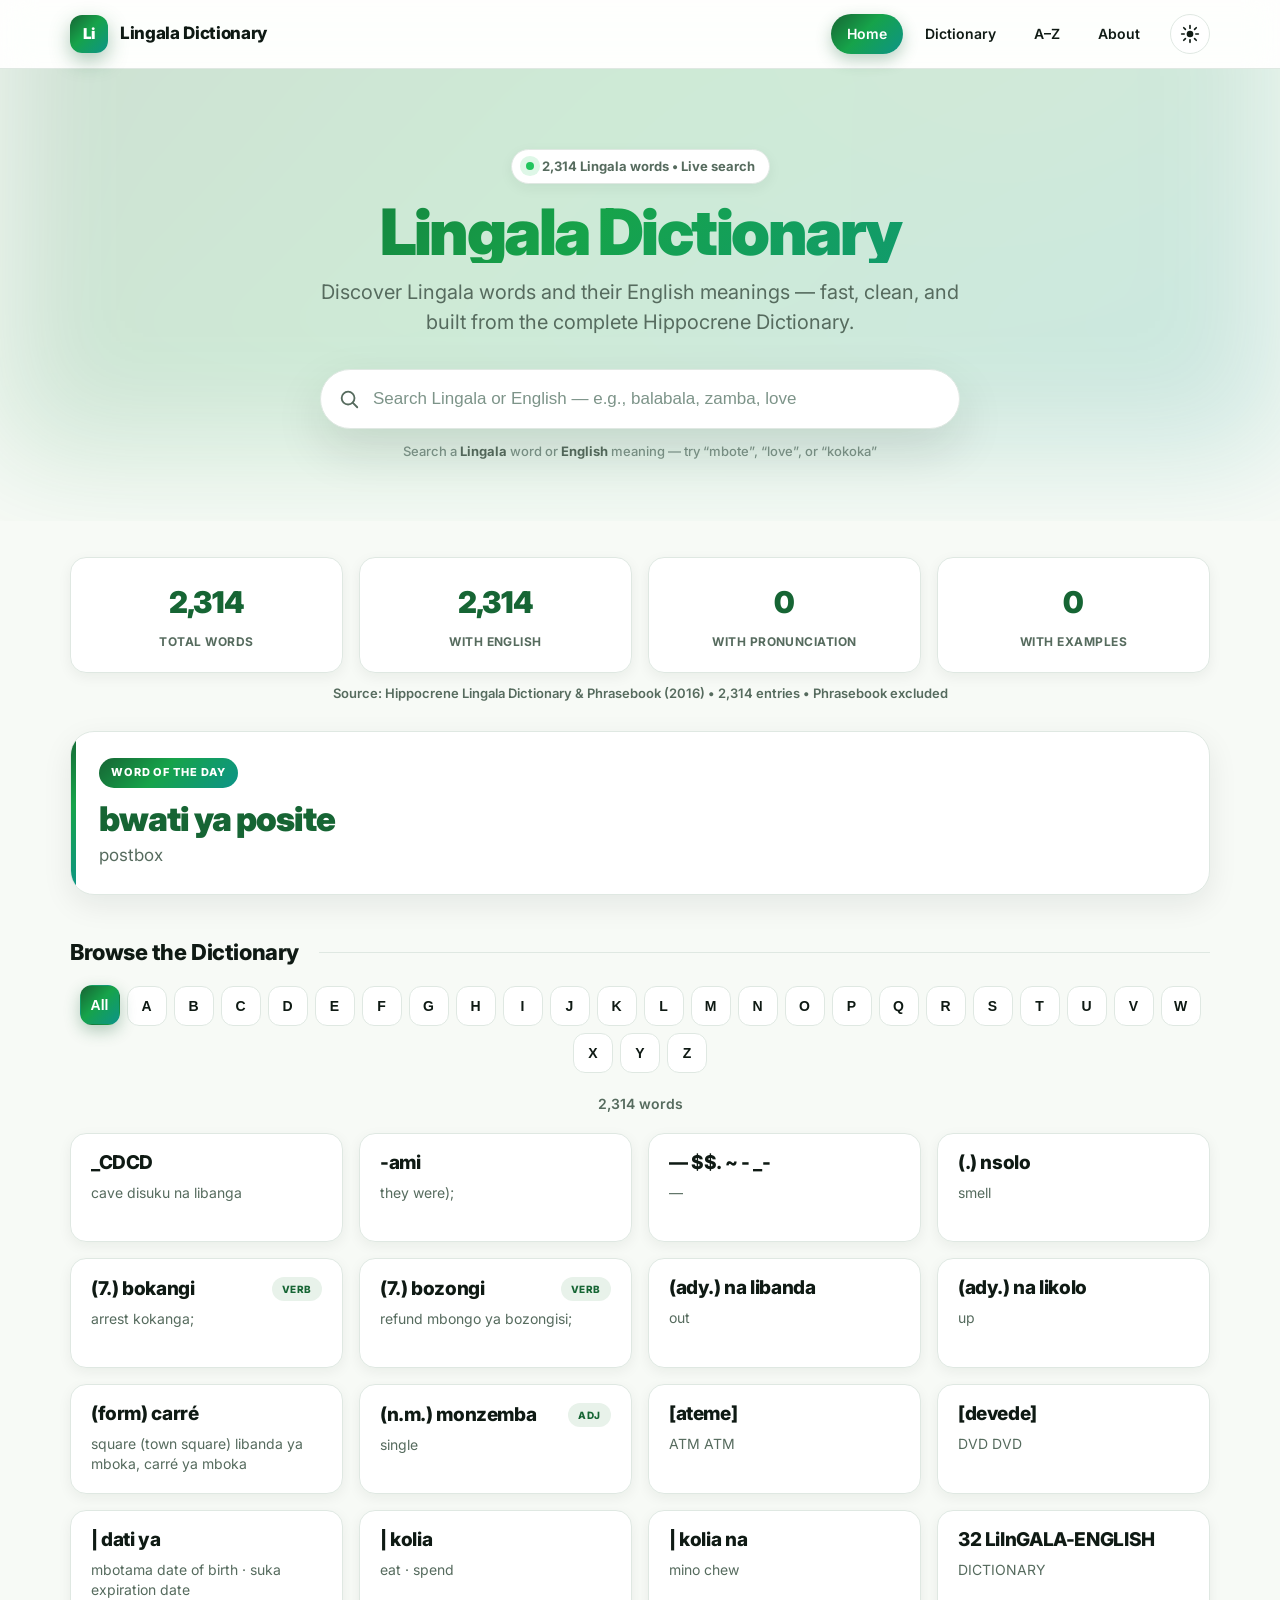
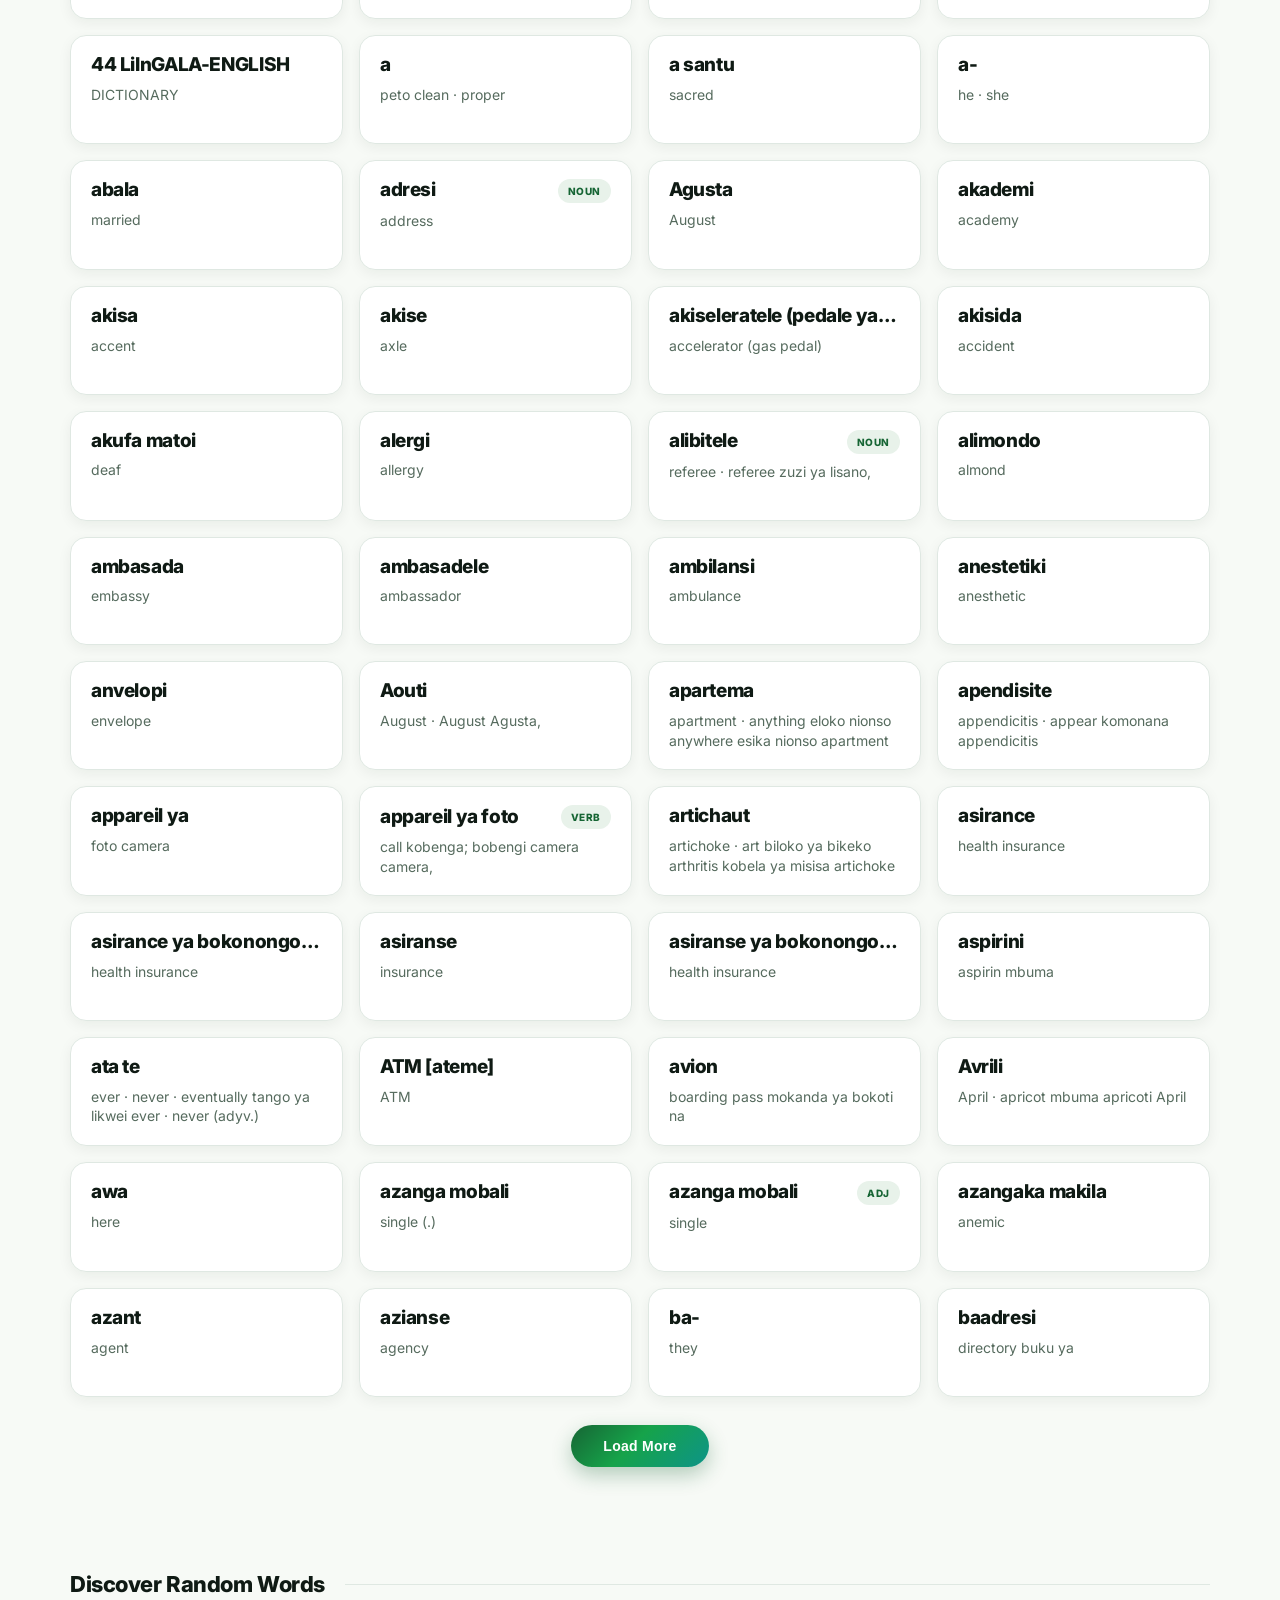
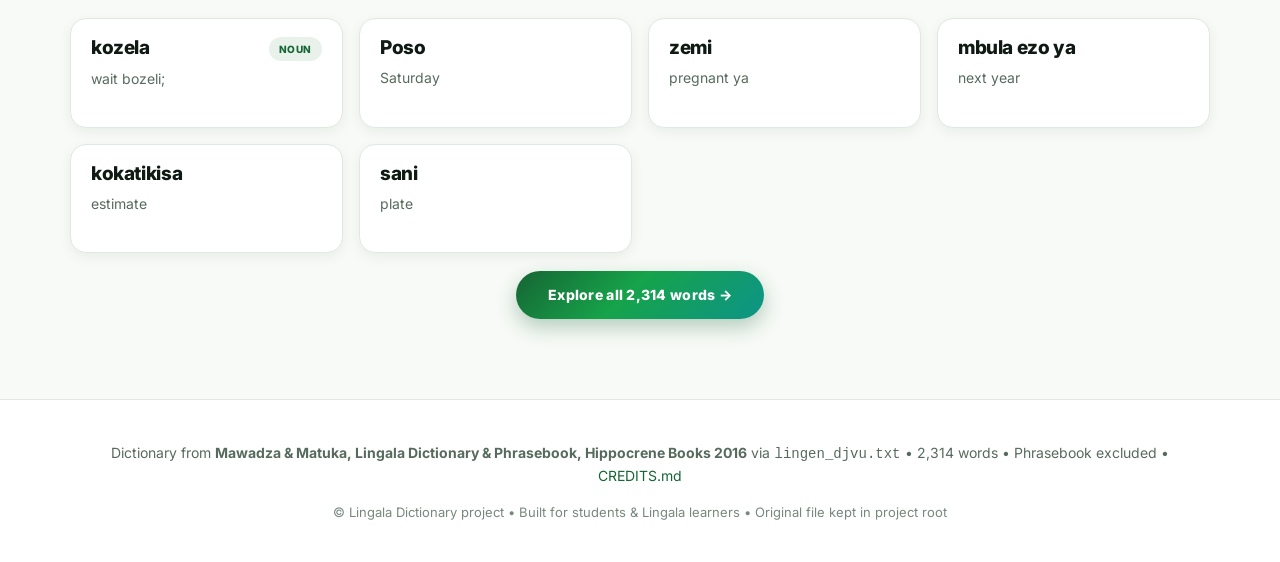
<file: index.html>
<!DOCTYPE html>
<html lang="en" data-theme="light">
<head>
  <meta charset="UTF-8" />
  <meta name="viewport" content="width=device-width, initial-scale=1.0" />
  <title>Lingala Dictionary — Discover Lingala Words & Meanings</title>
  <meta name="description" content="Premium Lingala–English dictionary with 2,314 words from Hippocrene Dictionary & Phrasebook. Fast search, A–Z browse, Word of the Day." />
  <script>
    // GitHub Pages base path handling: must be /lingala-dictionary/ on GH Pages, "" on localhost
    (function(){
      var isGhPages = location.hostname.endsWith('github.io') || location.pathname.indexOf('/lingala-dictionary') === 0;
      var base = isGhPages ? '/lingala-dictionary' : '';
      window.__BASE__ = base;
      if(base){
        var b = document.createElement('base');
        b.href = base + '/';
        document.head.appendChild(b);
      }
    })();
  </script>
  <link rel="icon" href="data:image/svg+xml,%3Csvg xmlns='http://www.w3.org/2000/svg' viewBox='0 0 100 100'%3E%3Ctext y='.9em' font-size='90'%3E%F0%9F%93%98%3C/text%3E%3C/svg%3E" />
  <link rel="preconnect" href="https://fonts.googleapis.com" />
  <link rel="preconnect" href="https://fonts.gstatic.com" crossorigin />
  <link href="https://fonts.googleapis.com/css2?family=Inter:wght@500;600;700;800;900&display=swap" rel="stylesheet" />
  <link rel="stylesheet" href="./css/styles.css?v=4" />
</head>
<body>
  <header class="navbar">
    <div class="nav-inner">
      <a class="brand" href="#/">
        <span class="brand-mark">Li</span>
        <span class="brand-name">Lingala Dictionary</span>
      </a>
      <button class="nav-toggle" id="navToggle" aria-label="Open menu">
        <svg viewBox="0 0 24 24" width="24" height="24"><path d="M3 6h18M3 12h18M3 18h18" stroke="currentColor" stroke-width="2" stroke-linecap="round"/></svg>
      </button>
      <nav class="nav-links" id="navLinks">
        <a href="#/">Home</a>
        <a href="#/dictionary">Dictionary</a>
        <a href="#/categories">A–Z</a>
        <a href="#/about">About</a>
        <button class="theme-toggle" id="themeToggle" aria-label="Toggle dark mode">
          <svg class="icon-sun" viewBox="0 0 24 24" width="20" height="20"><circle cx="12" cy="12" r="4" fill="currentColor"/><g stroke="currentColor" stroke-width="2" stroke-linecap="round"><line x1="12" y1="2" x2="12" y2="5"/><line x1="12" y1="19" x2="12" y2="22"/><line x1="2" y1="12" x2="5" y2="12"/><line x1="19" y1="12" x2="22" y2="12"/><line x1="4.5" y1="4.5" x2="6.5" y2="6.5"/><line x1="17.5" y1="17.5" x2="19.5" y2="19.5"/><line x1="4.5" y1="19.5" x2="6.5" y2="17.5"/><line x1="17.5" y1="6.5" x2="19.5" y2="4.5"/></g></svg>
          <svg class="icon-moon" viewBox="0 0 24 24" width="20" height="20"><path d="M21 12.8A9 9 0 1 1 11.2 3a7 7 0 0 0 9.8 9.8z" fill="currentColor"/></svg>
        </button>
      </nav>
    </div>
  </header>
  <main id="app"></main>
  <footer class="footer">
    <div class="container footer-inner">
      <p>Dictionary from <strong>Mawadza & Matuka, Lingala Dictionary & Phrasebook, Hippocrene Books 2016</strong> via <code>lingen_djvu.txt</code> • 2,314 words • Phrasebook excluded • <a href="./CREDITS.md" target="_blank">CREDITS.md</a></p>
      <p class="footer-sub">© Lingala Dictionary project • Built for students & Lingala learners • Original file kept in project root</p>
    </div>
  </footer>
  <script src="./js/data.js?v=2"></script>
  <script src="./js/app.js?v=2"></script>
</body>
</html>
</file>
<file: css/styles.css>
/* =========================================================
   Lingala Dictionary — Congo Basin Theme
   Forest greens, river teals, and savanna gold,
   inspired by the Congo Basin. Fully responsive.
   ========================================================= */
:root{
  --primary:#166534;
  --primary-2:#16a34a;
  --primary-3:#0d9488;
  --accent:#d97706;
  --accent-2:#f59e0b;
  --grad:linear-gradient(135deg,#166534 0%,#16a34a 45%,#0d9488 100%);
  --grad-accent:linear-gradient(135deg,#d97706 0%,#f59e0b 100%);
  --bg:#f7faf6;
  --surface:#ffffff;
  --surface-2:#f0f6f1;
  --surface-3:#e8f2ea;
  --text:#0f1a14;
  --muted:#566b5e;
  --muted-2:#7d9489;
  --border:#dfe8e2;
  --border-2:#c3d3c9;
  --shadow:0 10px 30px rgba(15,26,20,.08);
  --shadow-lg:0 20px 50px rgba(15,26,20,.12);
  --shadow-sm:0 4px 14px rgba(15,26,20,.06);
  --chip-bg:#e8f2ea;
  --chip-text:#166534;
  --nav-bg:rgba(255,255,255,.82);
  --radius:16px;
  --radius-lg:20px;
  --radius-xl:24px;
}
html[data-theme="dark"]{
  --bg:#07110d;
  --surface:#0f1d16;
  --surface-2:#14261c;
  --surface-3:#1c3327;
  --text:#e7f2ea;
  --muted:#8fa89b;
  --muted-2:#5f786b;
  --border:#1c3327;
  --border-2:#2c4a3a;
  --shadow:0 14px 36px rgba(0,0,0,.45);
  --shadow-lg:0 24px 60px rgba(0,0,0,.55);
  --shadow-sm:0 6px 18px rgba(0,0,0,.35);
  --chip-bg:rgba(22,163,74,.15);
  --chip-text:#a7f3d0;
  --nav-bg:rgba(7,17,13,.78);
}
*{box-sizing:border-box}
html,body{margin:0;padding:0}
html{scroll-behavior:smooth}
body{
  font-family:"Inter",-apple-system,BlinkMacSystemFont,"Segoe UI",Roboto,Helvetica,Arial,sans-serif;
  background:var(--bg);
  color:var(--text);
  min-height:100vh;
  line-height:1.6;
  -webkit-font-smoothing:antialiased;
  transition:background-color .3s ease,color .3s ease;
  overflow-x:hidden;
}
a{color:var(--primary);text-decoration:none}
a:hover{text-decoration:underline}
.container{width:min(1140px,92vw);margin:0 auto}
.muted{color:var(--muted)}
.hl{background:#fef9c3;color:#854d0e;padding:1px 4px;border-radius:6px;font-weight:700}
html[data-theme="dark"] .hl{background:rgba(251,191,36,.25);color:#fde68a}

/* NAVBAR */
.navbar{
  position:sticky;top:0;z-index:50;
  backdrop-filter:blur(16px) saturate(180%);
  -webkit-backdrop-filter:blur(16px) saturate(180%);
  background:var(--nav-bg);
  border-bottom:1px solid var(--border);
}
.nav-inner{
  width:min(1140px,92vw);margin:0 auto;height:68px;
  display:flex;align-items:center;justify-content:space-between;gap:16px;
}
.brand{display:flex;align-items:center;gap:12px;color:var(--text);font-weight:800;letter-spacing:-.02em}
.brand:hover{text-decoration:none}
.brand-mark{
  width:38px;height:38px;border-radius:12px;background:var(--grad);
  color:#fff;font-weight:900;font-size:15px;display:grid;place-items:center;
  box-shadow:0 8px 20px rgba(22,101,52,.35);flex-shrink:0;
}
.brand-name{font-size:17px;letter-spacing:-.02em}
.nav-links{display:flex;align-items:center;gap:6px}
.nav-links a{
  color:var(--text);padding:9px 16px;border-radius:999px;
  font-weight:600;font-size:14px;transition:all .2s ease;white-space:nowrap;
}
.nav-links a:hover{background:var(--surface-3);text-decoration:none;transform:translateY(-1px)}
.nav-links a.active{background:var(--grad);color:#fff;box-shadow:0 6px 16px rgba(22,101,52,.3)}
.theme-toggle{
  margin-left:8px;width:40px;height:40px;border:1px solid var(--border);
  border-radius:999px;background:var(--surface);color:var(--text);cursor:pointer;
  display:grid;place-items:center;transition:all .2s ease;flex-shrink:0;
}
.theme-toggle:hover{transform:translateY(-1px) rotate(12deg);border-color:var(--border-2)}
.icon-moon{display:none}
html[data-theme="dark"] .icon-sun{display:none}
html[data-theme="dark"] .icon-moon{display:block}
.nav-toggle{display:none;background:none;border:none;color:var(--text);cursor:pointer;padding:8px;border-radius:10px}
.nav-toggle:hover{background:var(--surface-3)}

/* HERO */
.hero{position:relative;overflow:hidden;padding:80px 0 60px;text-align:center}
.hero-glow{
  position:absolute;inset:-30% 0 auto 0;height:520px;
  background:radial-gradient(600px 400px at 30% 0%, rgba(22,163,74,.16), transparent 60%), radial-gradient(600px 400px at 80% 20%, rgba(217,119,6,.13), transparent 60%), var(--grad);
  filter:blur(60px);opacity:.18;z-index:0;
}
html[data-theme="dark"] .hero-glow{opacity:.28;filter:blur(80px)}
.hero-inner{position:relative;z-index:1}
.hero-badge{
  display:inline-flex;align-items:center;gap:8px;
  background:var(--surface);border:1px solid var(--border);box-shadow:var(--shadow-sm);
  padding:6px 14px;border-radius:999px;font-size:13px;font-weight:700;color:var(--muted);margin-bottom:18px;
}
.hero-badge span{width:8px;height:8px;background:#22c55e;border-radius:50%;box-shadow:0 0 0 6px rgba(34,197,94,.15);animation:pulse 2s infinite}
@keyframes pulse{0%,100%{box-shadow:0 0 0 6px rgba(34,197,94,.15)}50%{box-shadow:0 0 0 10px rgba(34,197,94,0)}}
.hero-title{
  font-size:clamp(38px,7vw,64px);font-weight:900;letter-spacing:-.04em;
  margin:0 0 14px;line-height:.95;
  background:var(--grad);-webkit-background-clip:text;background-clip:text;-webkit-text-fill-color:transparent;
}
.hero-sub{font-size:clamp(16px,2.4vw,20px);color:var(--muted);margin:0 auto 32px;max-width:640px;line-height:1.5}
.hero-search{position:relative;width:min(640px,92vw);margin:0 auto}
.hero-search .search-ic{position:absolute;left:18px;top:50%;transform:translateY(-50%);color:var(--muted);pointer-events:none}
.hero-search .search-input{padding-left:52px;height:60px;font-size:17px;border-radius:999px;box-shadow:var(--shadow-lg);border-width:1.5px}
.hero-hint{margin-top:12px;font-size:13px;color:var(--muted-2);font-weight:500}
.hero-hint strong{color:var(--muted);font-weight:700}

/* SEARCH */
.search-wrap{position:relative;width:min(640px,100%);margin:0 auto 18px}
.search-wrap .search-ic{position:absolute;left:16px;top:50%;transform:translateY(-50%);color:var(--muted);pointer-events:none}
.search-input{
  width:100%;height:52px;padding:0 18px 0 46px;border-radius:999px;
  border:1.5px solid var(--border);background:var(--surface);color:var(--text);
  font-size:15px;font-weight:500;box-shadow:var(--shadow-sm);outline:none;
  transition:all .2s ease;
}
.search-input::placeholder{color:var(--muted-2)}
.search-input:focus{border-color:var(--primary-2);box-shadow:0 0 0 4px rgba(22,163,74,.15), var(--shadow-sm)}

/* STATS */
.stats{display:grid;grid-template-columns:repeat(4,1fr);gap:16px;margin:36px auto 8px}
.stat-card{
  background:var(--surface);border:1px solid var(--border);border-radius:var(--radius);
  padding:20px 16px;text-align:center;box-shadow:var(--shadow-sm);transition:all .2s ease;position:relative;overflow:hidden;
}
.stat-card::before{content:"";position:absolute;top:0;left:0;right:0;height:3px;background:var(--grad);opacity:0;transition:opacity .2s}
.stat-card:hover{transform:translateY(-3px);box-shadow:var(--shadow);border-color:var(--border-2)}
.stat-card:hover::before{opacity:1}
.stat-num{font-size:clamp(22px,3vw,30px);font-weight:900;color:var(--primary);letter-spacing:-.03em}
.stat-label{font-size:12px;color:var(--muted);margin-top:6px;font-weight:700;letter-spacing:.04em;text-transform:uppercase}

/* WORD OF THE DAY */
.wotd{
  display:block;margin:28px auto 0;background:var(--surface);
  border:1px solid var(--border);border-radius:var(--radius-xl);padding:26px 28px;box-shadow:var(--shadow);
  transition:all .2s ease;position:relative;overflow:hidden;
}
.wotd::before{content:"";position:absolute;left:0;top:0;bottom:0;width:5px;background:var(--grad)}
.wotd:hover{transform:translateY(-4px);box-shadow:var(--shadow-lg);border-color:var(--border-2);text-decoration:none}
.wotd-tag{
  display:inline-flex;align-items:center;gap:6px;font-size:11px;font-weight:800;text-transform:uppercase;
  letter-spacing:.08em;color:#fff;background:var(--grad);
  padding:6px 12px;border-radius:999px;margin-bottom:14px;
}
.wotd-word{font-size:34px;font-weight:900;letter-spacing:-.03em;line-height:1}
.wotd-mean{color:var(--muted);font-size:17px;margin-top:8px;line-height:1.4}
.wotd-ipa{color:var(--muted-2);font-style:italic;margin-top:10px;font-size:14px}
.wotd-ex{margin-top:14px;font-size:14px;color:var(--text);background:var(--surface-2);border:1px solid var(--border);border-radius:12px;padding:12px 14px}

/* SECTION TITLES */
.section-title{font-size:22px;font-weight:800;margin:40px 0 16px;letter-spacing:-.02em;display:flex;align-items:center;gap:10px}
.section-title::after{content:"";height:1px;flex:1;background:var(--border);margin-left:10px}
.browse-section{padding-bottom:50px}

/* A-Z BAR */
.az-bar{display:flex;flex-wrap:wrap;gap:7px;margin:8px 0 20px;justify-content:center}
.az-btn{
  min-width:40px;height:40px;border:1.5px solid var(--border);background:var(--surface);
  color:var(--text);border-radius:12px;font-weight:700;font-size:14px;cursor:pointer;
  transition:all .18s ease;
}
.az-btn:hover{transform:translateY(-2px);border-color:var(--primary-2);color:var(--primary)}
.az-btn.active{background:var(--grad);color:#fff;border-color:transparent;box-shadow:0 6px 16px rgba(22,101,52,.3);transform:translateY(-1px)}
.result-count{color:var(--muted);font-size:14px;margin-bottom:18px;font-weight:600;text-align:center}

/* WORD GRID & CARDS */
.word-grid{display:grid;grid-template-columns:repeat(auto-fill,minmax(260px,1fr));gap:16px}
.word-card{
  display:block;background:var(--surface);border:1px solid var(--border);
  border-radius:var(--radius);padding:18px 20px;box-shadow:var(--shadow-sm);
  transition:all .2s ease;color:var(--text);position:relative;overflow:hidden;
}
.word-card::before{content:"";position:absolute;top:0;left:0;right:0;height:2px;background:var(--grad);opacity:0;transition:opacity .2s}
.word-card:hover{transform:translateY(-4px);box-shadow:var(--shadow);border-color:var(--border-2);text-decoration:none}
.word-card:hover::before{opacity:1}
.wc-top{display:flex;align-items:center;justify-content:space-between;gap:10px}
.wc-word{font-size:19px;font-weight:800;letter-spacing:-.02em;line-height:1.2;overflow:hidden;text-overflow:ellipsis;white-space:nowrap;flex:1}
.wc-mean{color:var(--muted);margin-top:8px;font-size:14px;line-height:1.4;display:-webkit-box;-webkit-line-clamp:2;-webkit-box-orient:vertical;overflow:hidden;min-height:40px}
.wc-foot{margin-top:10px;color:var(--muted-2);font-size:12px;font-style:italic;display:flex;align-items:center;gap:6px}
.spk{font-style:normal}
.badge{
  font-size:10px;font-weight:800;text-transform:uppercase;letter-spacing:.06em;
  padding:4px 10px;border-radius:999px;background:var(--chip-bg);color:var(--chip-text);
  white-space:nowrap;flex-shrink:0;
}
.badge.big{font-size:12px;padding:6px 12px}

/* LOAD MORE */
.load-more-wrap{text-align:center;margin:28px 0 10px}
.btn-load{
  border:none;cursor:pointer;padding:13px 32px;border-radius:999px;
  font-size:14px;font-weight:800;letter-spacing:.02em;color:#fff;background:var(--grad);
  box-shadow:0 8px 20px rgba(22,101,52,.3);transition:all .2s ease;
}
.btn-load:hover{transform:translateY(-2px);box-shadow:0 12px 28px rgba(22,101,52,.38)}
.btn-load:active{transform:translateY(0)}
.empty{color:var(--muted);text-align:center;padding:50px 20px;background:var(--surface);border:1px dashed var(--border);border-radius:var(--radius);font-weight:600}

/* PAGE HEADS */
.page-head{padding:44px 0 12px}
.page-head h1{font-size:clamp(28px,4vw,38px);font-weight:900;margin:0 0 8px;letter-spacing:-.03em}
.page-head p{margin:0}
.back{display:inline-flex;align-items:center;gap:6px;margin-bottom:16px;color:var(--muted);font-weight:700;font-size:14px;padding:8px 12px;border-radius:999px;background:var(--surface);border:1px solid var(--border);transition:all .2s}
.back:hover{color:var(--primary);border-color:var(--primary-2);text-decoration:none;transform:translateX(-2px)}

/* CATEGORIES */
.cat-grid{display:grid;grid-template-columns:repeat(auto-fill,minmax(260px,1fr));gap:16px;padding-bottom:50px}
.cat-card{
  display:flex;align-items:center;justify-content:space-between;
  background:var(--surface);border:1px solid var(--border);border-radius:var(--radius);
  padding:18px 20px;box-shadow:var(--shadow-sm);color:var(--text);
  transition:all .2s ease;
}
.cat-card:hover{transform:translateY(-3px);box-shadow:var(--shadow);border-color:var(--border-2);text-decoration:none}
.cat-name{font-weight:800;letter-spacing:-.01em}
.cat-count{font-size:12px;font-weight:800;background:var(--grad);color:#fff;padding:5px 12px;border-radius:999px;min-width:44px;text-align:center}

/* WORD DETAIL */
.detail{padding-bottom:60px}
.detail-card{
  background:var(--surface);border:1px solid var(--border);border-radius:var(--radius-xl);
  padding:32px;box-shadow:var(--shadow);max-width:760px;margin-top:8px;position:relative;overflow:hidden;
}
.detail-card::before{content:"";position:absolute;top:0;left:0;right:0;height:4px;background:var(--grad)}
.detail-head{display:flex;align-items:center;gap:14px;flex-wrap:wrap;margin-bottom:4px}
.detail-word{font-size:clamp(32px,7vw,48px);font-weight:900;margin:0;letter-spacing:-.04em;line-height:1}
.detail-mean{font-size:19px;color:var(--text);margin:14px 0 0;font-weight:600;line-height:1.5}
.detail-ipa{margin-top:10px;color:var(--muted);font-size:16px;font-style:italic}
.detail-block{margin-top:24px;padding-top:20px;border-top:1px solid var(--border)}
.detail-block h3{margin:0 0 10px;font-size:11px;text-transform:uppercase;letter-spacing:.08em;color:var(--muted);font-weight:800}
.detail-block p{margin:0;font-size:16px;line-height:1.6}
.detail-block.source{font-size:13px;background:var(--surface-2);padding:16px;border-radius:12px;border:1px solid var(--border)}
.example{background:var(--surface-2);border:1px solid var(--border);border-radius:12px;padding:14px;margin-bottom:10px}
.ex-text{font-weight:700;margin:0;font-size:15px}
.ex-trans{color:var(--muted);margin:6px 0 0;font-size:14px}
.chips{display:flex;flex-wrap:wrap;gap:8px}
.chip{
  font-size:13px;font-weight:700;padding:7px 14px;border-radius:999px;
  background:var(--chip-bg);color:var(--chip-text);transition:all .15s ease;border:1px solid transparent;
}
.chip:hover{transform:translateY(-2px);text-decoration:none;border-color:var(--primary-2)}

/* ABOUT */
.about-card{
  background:var(--surface);border:1px solid var(--border);border-radius:var(--radius-xl);
  padding:32px;box-shadow:var(--shadow);max-width:820px;margin-bottom:50px;
}
.about-card h2{font-size:18px;margin:28px 0 10px;font-weight:800;letter-spacing:-.02em}
.about-card h2:first-child{margin-top:0}
.about-card ul{padding-left:20px}
.about-card li{margin:8px 0}
.about-card p{line-height:1.7}

/* FOOTER */
.footer{border-top:1px solid var(--border);padding:28px 0;margin-top:30px;background:var(--surface)}
.footer-inner{font-size:14px;color:var(--muted);text-align:center;line-height:1.6}
.footer-sub{margin-top:6px;opacity:.8;font-size:13px}

/* LOADING */
.loading{text-align:center;padding:100px 0;color:var(--muted)}
.spinner{
  width:44px;height:44px;margin:0 auto 16px;border-radius:50%;
  border:3px solid var(--border);border-top-color:var(--primary);animation:spin .8s linear infinite;
}
@keyframes spin{to{transform:rotate(360deg)}}

/* VIEW TRANSITION */
.view-enter{animation:fadeUp .4s ease both}
@keyframes fadeUp{from{opacity:0;transform:translateY(12px)}to{opacity:1;transform:translateY(0)}}

/* RESPONSIVE */
@media (max-width:900px){.stats{grid-template-columns:repeat(2,1fr)}}
@media (max-width:760px){
  .nav-toggle{display:block}
  .nav-links{
    position:absolute;top:68px;left:0;right:0;flex-direction:column;
    align-items:stretch;gap:6px;background:var(--nav-bg);backdrop-filter:blur(16px);
    border-bottom:1px solid var(--border);padding:16px 4vw 20px;display:none;box-shadow:var(--shadow-lg);
  }
  .nav-links.open{display:flex}
  .nav-links a{padding:12px 16px}
  .theme-toggle{margin:8px 16px 0;width:auto;height:44px;border-radius:12px}
  .word-grid{grid-template-columns:1fr 1fr;gap:12px}
  .detail-card{padding:24px}
  .stats{gap:12px}
  .hero{padding:60px 0 40px}
}
@media (max-width:520px){
  .word-grid{grid-template-columns:1fr}
  .stats{grid-template-columns:1fr 1fr}
  .az-btn{min-width:36px;height:36px;font-size:13px}
}
</file>
